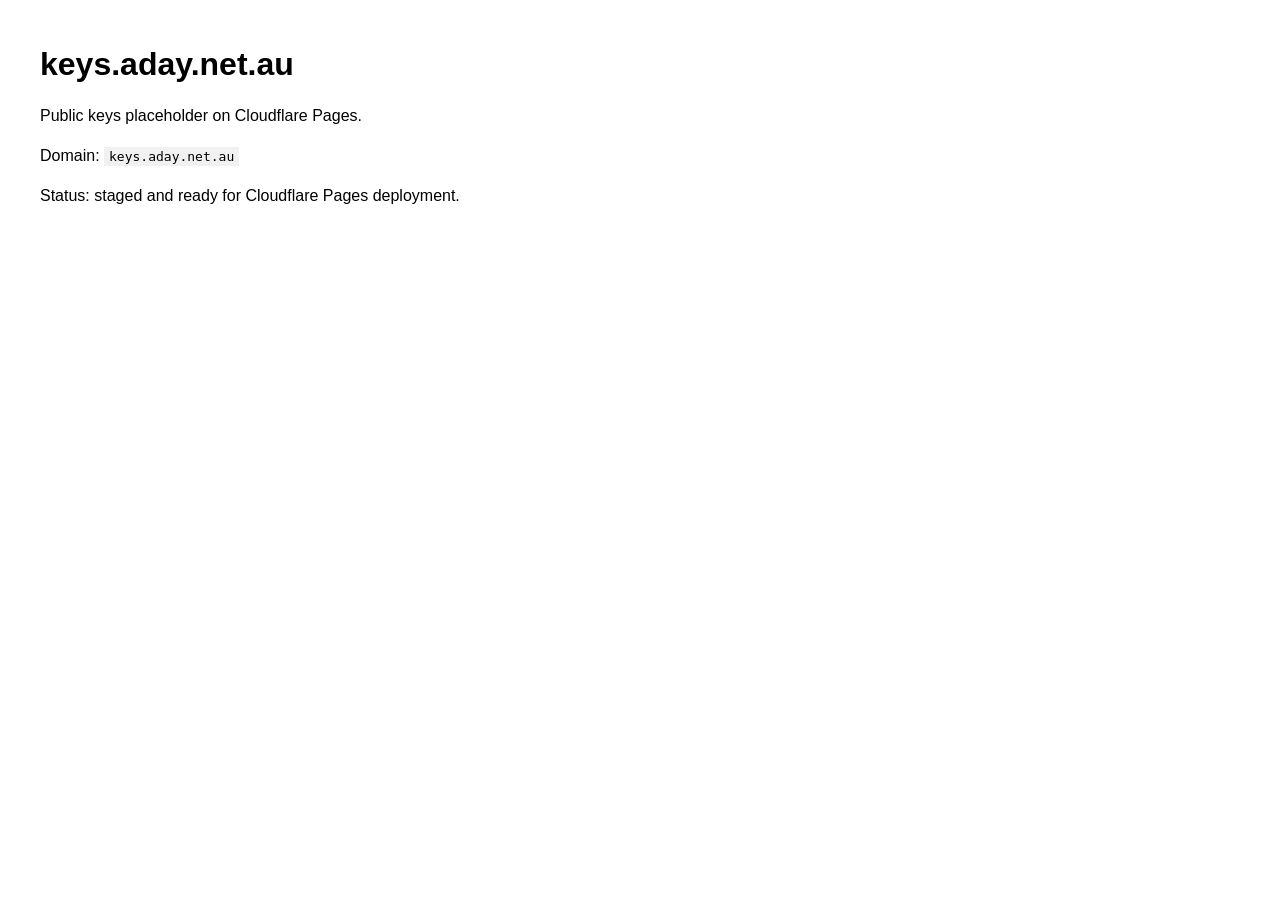
<file: index.html>
<!doctype html>
<html lang="en">
<head>
  <meta charset="utf-8">
  <meta name="viewport" content="width=device-width, initial-scale=1">
  <title>
keys.aday.net.au
</title>
  <style>body{font-family:Arial,sans-serif;margin:40px;max-width:760px;line-height:1.5}code{background:#f1f1f1;padding:2px 5px}h1{margin-bottom:0.3rem}</style>
</head>
<body>
  <h1>
keys.aday.net.au
</h1>
  <p>
Public keys placeholder on Cloudflare Pages.
</p>
  <p>Domain: <code>
keys.aday.net.au
</code></p>
  <p>Status: staged and ready for Cloudflare Pages deployment.</p>
</body>
</html>
</file>
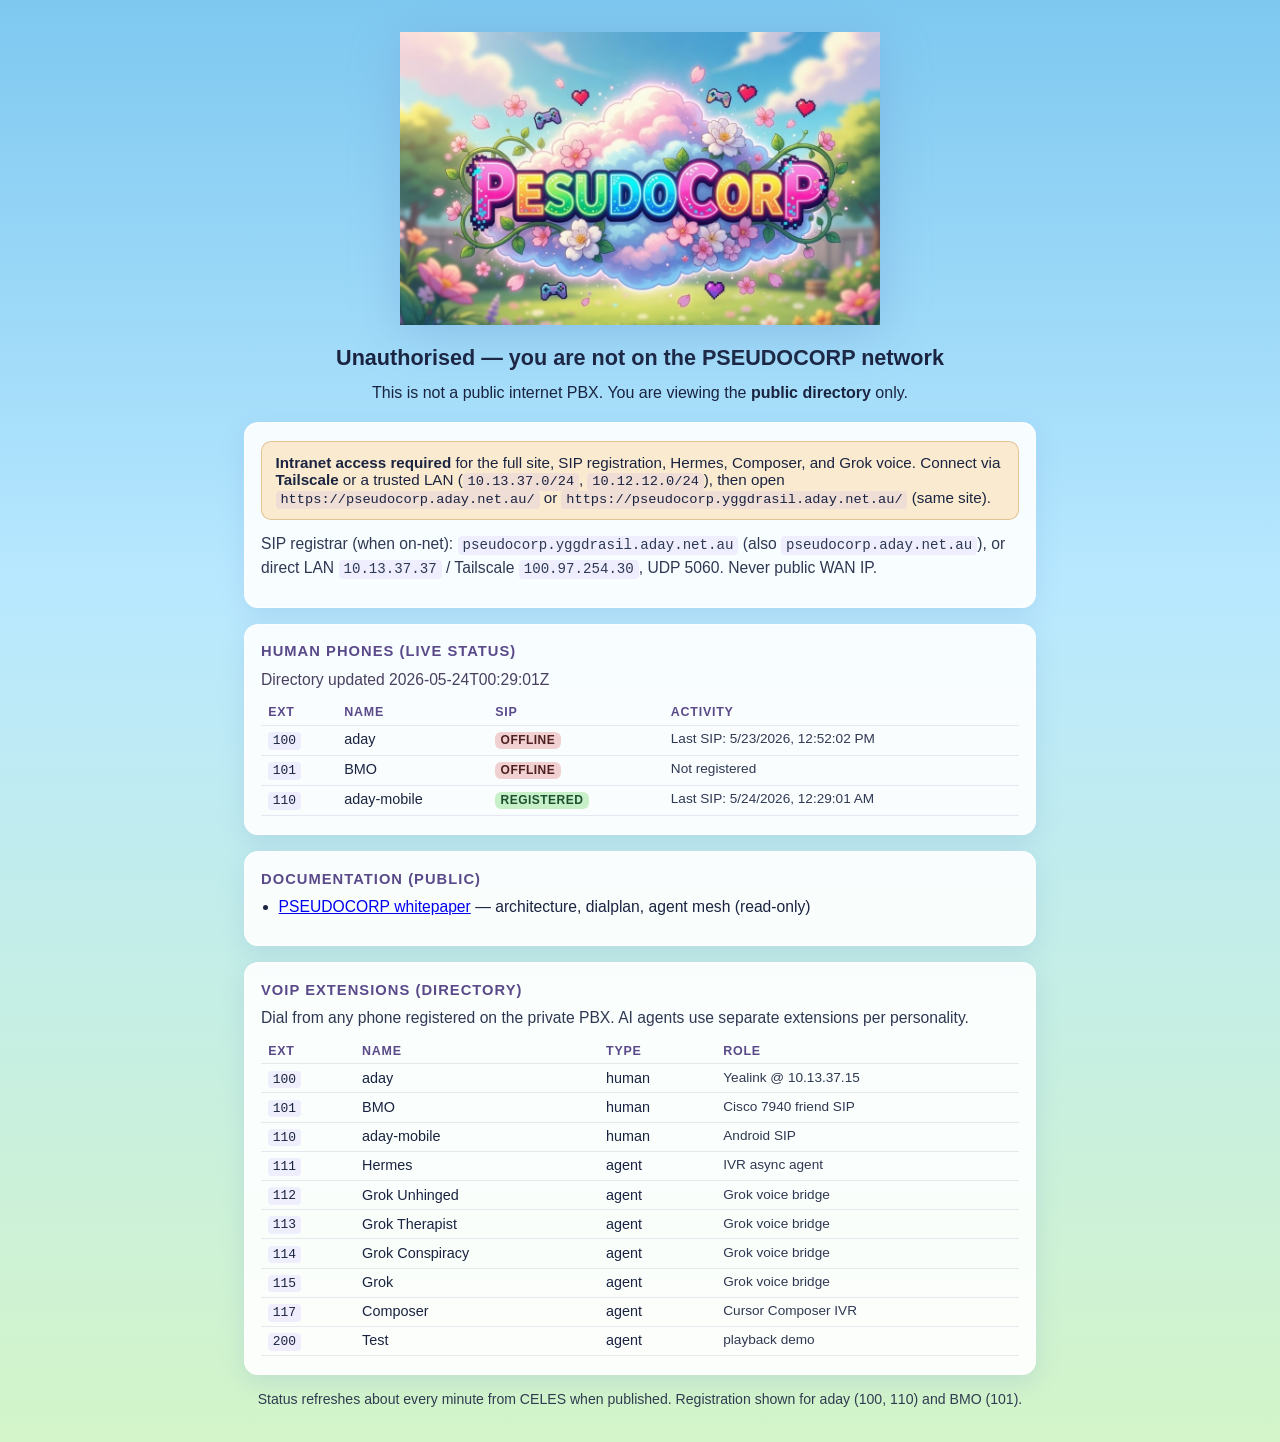
<file: sites/pseudocorp-denied/index.html>
<!DOCTYPE html>
<html lang="en">
<head>
  <meta charset="utf-8">
  <meta name="viewport" content="width=device-width, initial-scale=1">
  <title>PSEUDOCORP — not connected</title>
  <style>
    * { box-sizing: border-box; margin: 0; padding: 0; }
    html, body {
      min-height: 100%;
      font-family: "Segoe UI", Tahoma, Geneva, Verdana, sans-serif;
      color: #1a2340;
      background: linear-gradient(180deg, #7ec8f0 0%, #b8e8ff 40%, #d4f5c8 100%);
    }
    .wrap {
      max-width: 52rem;
      margin: 0 auto;
      padding: 2rem 1.25rem 3rem;
    }
    .logo {
      width: min(100%, 480px);
      height: auto;
      margin: 0 auto 1.25rem;
      display: block;
      filter: drop-shadow(0 8px 24px rgba(100, 140, 200, 0.35));
    }
    h1 { font-size: 1.35rem; margin-bottom: 0.6rem; text-align: center; }
    .lead { text-align: center; line-height: 1.55; margin-bottom: 1rem; }
    .panel {
      margin-top: 1rem;
      padding: 1.15rem 1rem;
      background: rgba(255, 255, 255, 0.9);
      border-radius: 14px;
      border: 1px solid rgba(255, 255, 255, 0.95);
      box-shadow: 0 8px 24px rgba(100, 140, 200, 0.18);
    }
    .panel h2 {
      font-size: 0.92rem;
      margin-bottom: 0.55rem;
      text-transform: uppercase;
      letter-spacing: 0.07em;
      color: #5a4a8a;
    }
    .panel p, .panel li { line-height: 1.5; margin-bottom: 0.5rem; font-size: 0.98rem; }
    .panel ul { margin-left: 1.1rem; }
    .warn {
      background: rgba(255, 200, 120, 0.35);
      border: 1px solid rgba(180, 120, 40, 0.35);
      border-radius: 10px;
      padding: 0.75rem 0.85rem;
      margin-bottom: 0.75rem;
      font-size: 0.95rem;
    }
    table { width: 100%; border-collapse: collapse; font-size: 0.9rem; margin-top: 0.35rem; }
    th, td { text-align: left; padding: 0.35rem 0.45rem; border-bottom: 1px solid rgba(90, 74, 138, 0.12); vertical-align: top; }
    th { font-size: 0.78rem; text-transform: uppercase; letter-spacing: 0.06em; color: #5a4a8a; }
    code {
      font-size: 0.9em;
      background: rgba(155, 123, 255, 0.12);
      padding: 0.1em 0.35em;
      border-radius: 4px;
    }
    .badge {
      display: inline-block;
      font-size: 0.75rem;
      font-weight: 600;
      text-transform: uppercase;
      letter-spacing: 0.04em;
      padding: 0.15em 0.45em;
      border-radius: 6px;
    }
    .badge.ok { background: #c8f0c8; color: #1a5030; }
    .badge.off { background: #f0d0d0; color: #502020; }
    .small { font-size: 0.85rem; opacity: 0.9; }
    .meta { font-size: 0.85rem; color: #4a4060; margin-bottom: 0.5rem; }
    .note { margin-top: 1rem; font-size: 0.88rem; opacity: 0.88; text-align: center; }
  </style>
</head>
<body>
  <div class="wrap">
    <img class="logo" src="logo.png" width="960" height="540" alt="PESUDOCORP logo">
    <h1>Unauthorised — you are not on the PSEUDOCORP network</h1>
    <p class="lead">This is not a public internet PBX. You are viewing the <strong>public directory</strong> only.</p>

    <div class="panel">
      <div class="warn">
        <strong>Intranet access required</strong> for the full site, SIP registration, Hermes, Composer, and Grok voice.
        Connect via <strong>Tailscale</strong> or a trusted LAN (<code>10.13.37.0/24</code>, <code>10.12.12.0/24</code>), then open
        <code>https://pseudocorp.aday.net.au/</code> or <code>https://pseudocorp.yggdrasil.aday.net.au/</code> (same site).
      </div>
      <p class="small">SIP registrar (when on-net): <code>pseudocorp.yggdrasil.aday.net.au</code> (also <code>pseudocorp.aday.net.au</code>), or direct LAN <code>10.13.37.37</code> / Tailscale <code>100.97.254.30</code>, UDP 5060. Never public WAN IP.</p>
    </div>

    <div class="panel">
      <h2>Human phones (live status)</h2>
      <p class="meta" id="status-meta">Loading…</p>
      <div id="humans-status"></div>
    </div>

    <div class="panel">
      <h2>Documentation (public)</h2>
      <ul>
        <li><a href="whitepaper.html">PSEUDOCORP whitepaper</a> — architecture, dialplan, agent mesh (read-only)</li>
      </ul>
    </div>

    <div class="panel">
      <h2>VoIP extensions (directory)</h2>
      <p class="small">Dial from any phone registered on the private PBX. AI agents use separate extensions per personality.</p>
      <div id="extensions-list"></div>
    </div>

    <p class="note">Status refreshes about every minute from CELES when published. Registration shown for aday (100, 110) and BMO (101).</p>
  </div>
  <script src="phones-status.js"></script>
  <script>
    PseudocorpPhonesStatus.load(
      "status.json",
      document.getElementById("humans-status"),
      document.getElementById("extensions-list"),
      document.getElementById("status-meta")
    );
  </script>
</body>
</html>
</file>
